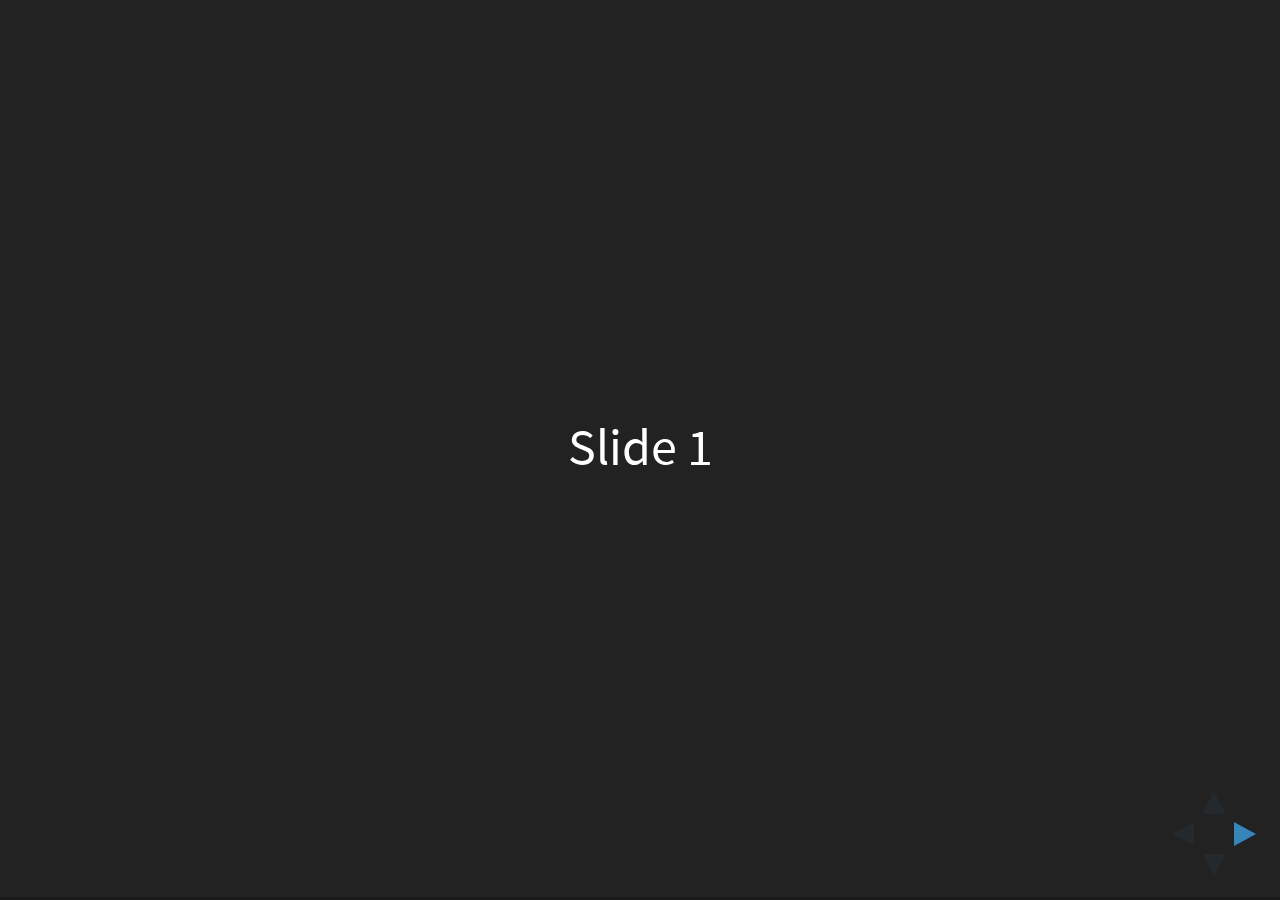
<file: reveal.js/index.html>
<!doctype html>
<html>
	<head>
		<meta charset="utf-8">
		<meta name="viewport" content="width=device-width, initial-scale=1.0, maximum-scale=1.0, user-scalable=no">

		<title>reveal.js</title>

		<link rel="stylesheet" href="css/reveal.css">
		<link rel="stylesheet" href="css/theme/black.css">

		<!-- Theme used for syntax highlighting of code -->
		<link rel="stylesheet" href="lib/css/zenburn.css">

		<!-- Printing and PDF exports -->
		<script>
			var link = document.createElement( 'link' );
			link.rel = 'stylesheet';
			link.type = 'text/css';
			link.href = window.location.search.match( /print-pdf/gi ) ? 'css/print/pdf.css' : 'css/print/paper.css';
			document.getElementsByTagName( 'head' )[0].appendChild( link );
		</script>
	</head>
	<body>
		<div class="reveal">
			<div class="slides">
				<section>Slide 1</section>
				<section>Slide 2</section>
			</div>
		</div>

		<script src="lib/js/head.min.js"></script>
		<script src="js/reveal.js"></script>

		<script>
			// More info about config & dependencies:
			// - https://github.com/hakimel/reveal.js#configuration
			// - https://github.com/hakimel/reveal.js#dependencies
			Reveal.initialize({
				dependencies: [
					{ src: 'plugin/markdown/marked.js' },
					{ src: 'plugin/markdown/markdown.js' },
					{ src: 'plugin/notes/notes.js', async: true },
					{ src: 'plugin/highlight/highlight.js', async: true, callback: function() { hljs.initHighlightingOnLoad(); } }
				]
			});
		</script>
	</body>
</html>
</file>
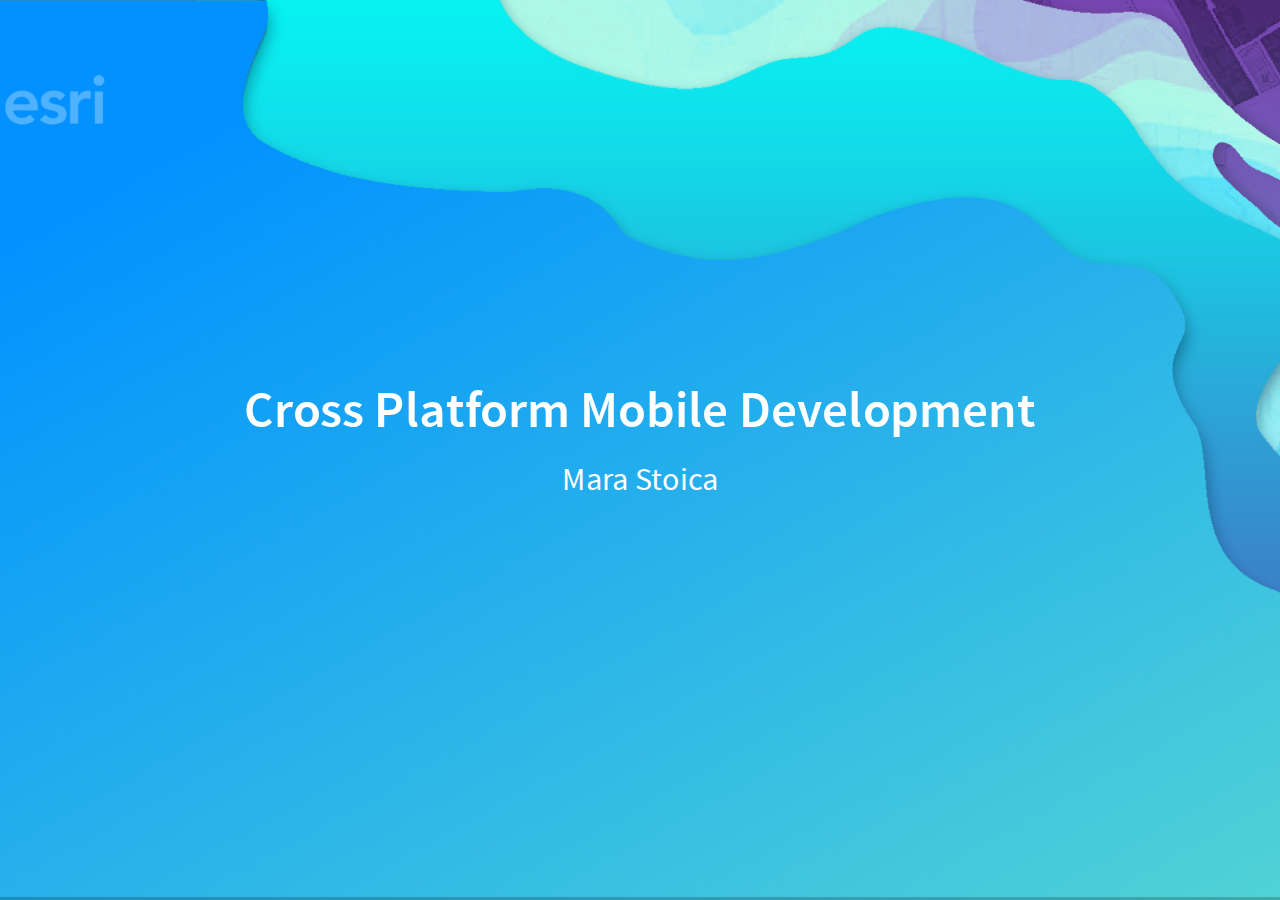
<file: 2018-GeoDev-Meetup-December/meetup/index.html>
<!doctype html>
<html lang="en">

	<head>
		<meta charset="utf-8">

		<title>Cross Platform Mobile Development</title>

		<meta name="description" content="Cross Platform Mobile Development">
		<meta name="author" content="Mara Stoica">

		<meta name="apple-mobile-web-app-capable" content="yes" />
		<meta name="apple-mobile-web-app-status-bar-style" content="black-translucent" />

		<meta name="viewport" content="width=device-width, initial-scale=1.0, maximum-scale=1.0, user-scalable=no, minimal-ui">

		<link rel="stylesheet" href="../reveal.js/css/reveal.css">
		<link rel="stylesheet" href="template/theme-uc-2016.css" id="theme">

		<!-- Code syntax highlighting -->
		<link rel="stylesheet" href="template/monokai_sublime.css">

		<!-- Printing and PDF exports -->
		<script>
		  var importCSS = function(url) {
			var link = document.createElement( 'link' );
			link.rel = 'stylesheet';
			link.type = 'text/css';
			link.href = url;
			document.getElementsByTagName( 'head' )[0].appendChild( link );
		  }

		  if (window.location.search.match( /print-pdf/gi )) {
		    importCSS('../reveal.js/css/print/pdf.css');
		    importCSS('./template/print/pdf.css');
		  }
		  else {
		    importCSS('../reveal.js/css/print/paper.css');
		  }
		</script>

		<!--[if lt IE 9]>
		<script src="lib/js/html5shiv.js"></script>
		<![endif]-->
	</head>

	<body>

		<div class="reveal">

			<!-- Any section element inside of this container is displayed as a slide -->
			<div class="slides">
				<section data-markdown="presentation.md"></section>
			</div>

		</div>

		<script src="../reveal.js/lib/js/head.min.js"></script>
		<script src="../reveal.js/js/reveal.js"></script>

		<script>

			// Full list of configuration options available at:
			// https://github.com/hakimel/reveal.js#configuration
			Reveal.initialize({
				controls: false,
				progress: true,
				history: true,
				center: true,

				// The "normal" size of the presentation, aspect ratio will be preserved
                // when the presentation is scaled to fit different resolutions. Can be
                // specified using percentage units.
                width: 1366,
                height: 768,

                // Factor of the display size that should remain empty around the content
                margin: 0.1,

                // Bounds for smallest/largest possible scale to apply to content
                minScale: 0.2,
                maxScale: 1.5,

				transition: 'fade', // none/fade/slide/convex/concave/zoom

				// Optional reveal.js plugins
				dependencies: [
					{ src: '../reveal.js/lib/js/classList.js', condition: function() { return !document.body.classList; } },
					{ src: '../reveal.js/plugin/markdown/marked.js', condition: function() { return !!document.querySelector( '[data-markdown]' ); } },
					{ src: '../reveal.js/plugin/markdown/markdown.js', condition: function() { return !!document.querySelector( '[data-markdown]' ); } },
					{ src: '../reveal.js/plugin/highlight/highlight.js', async: true, callback: function() { hljs.initHighlightingOnLoad(); } },
					{ src: '../reveal.js/plugin/zoom-js/zoom.js', async: true },
					{ src: '../reveal.js/plugin/notes/notes.js', async: true }
				]
			});

		</script>

	</body>
</html>
</file>
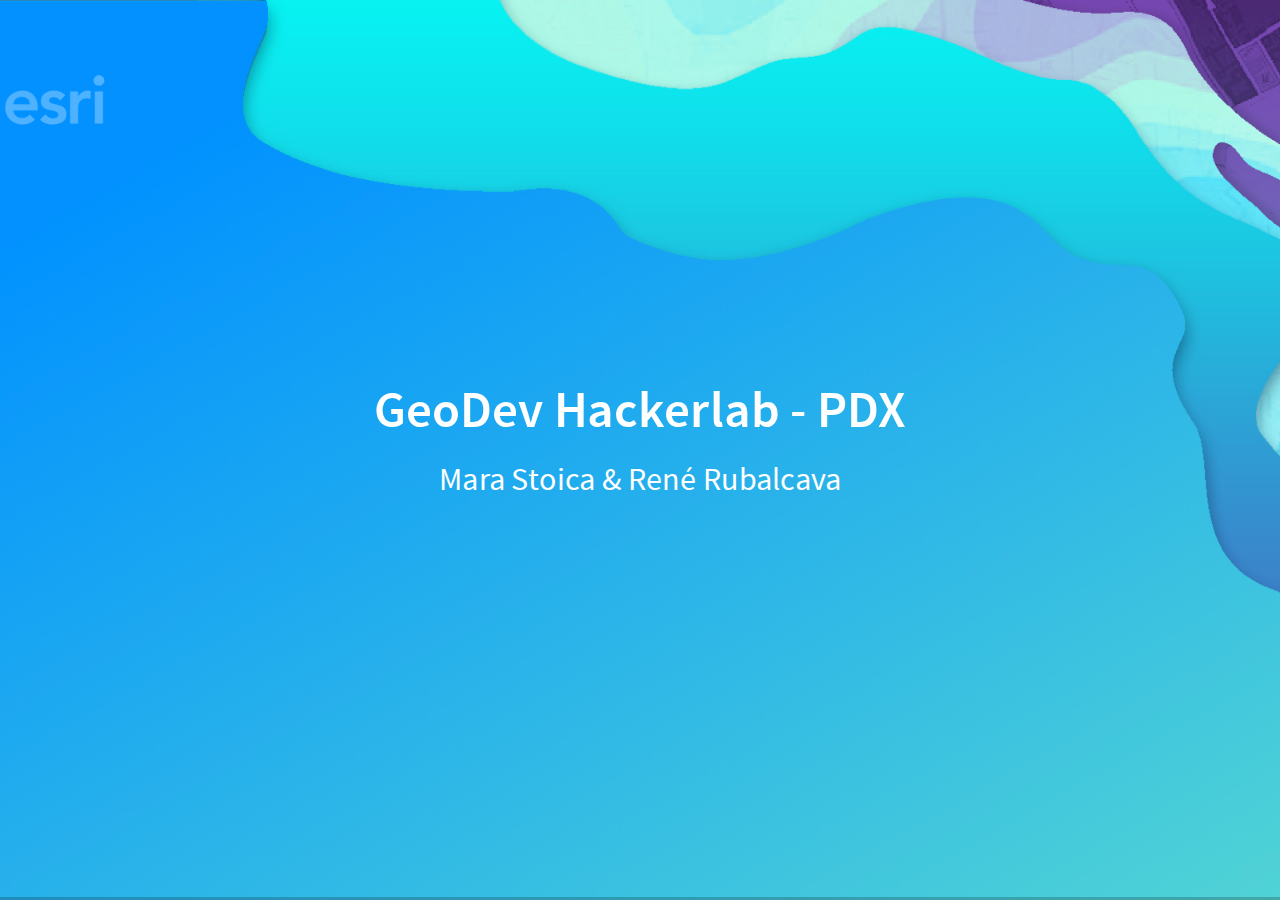
<file: 2018-GeoDev-Meetup-Portland/hackerlab/index.html>
<!doctype html>
<html lang="en">

	<head>
		<meta charset="utf-8">

		<title>GeoDev Hackerlab</title>

		<meta name="description" content="GeoDev Hackerlab">
		<meta name="author" content="Mara Stoica">
		<meta name="author" content="Rene Rubalcava">

		<meta name="apple-mobile-web-app-capable" content="yes" />
		<meta name="apple-mobile-web-app-status-bar-style" content="black-translucent" />

		<meta name="viewport" content="width=device-width, initial-scale=1.0, maximum-scale=1.0, user-scalable=no, minimal-ui">

		<link rel="stylesheet" href="../reveal.js/css/reveal.css">
		<link rel="stylesheet" href="template/theme-uc-2016.css" id="theme">

		<!-- Code syntax highlighting -->
		<link rel="stylesheet" href="template/monokai_sublime.css">

		<!-- Printing and PDF exports -->
		<script>
		  var importCSS = function(url) {
			var link = document.createElement( 'link' );
			link.rel = 'stylesheet';
			link.type = 'text/css';
			link.href = url;
			document.getElementsByTagName( 'head' )[0].appendChild( link );
		  }

		  if (window.location.search.match( /print-pdf/gi )) {
		    importCSS('../reveal.js/css/print/pdf.css');
		    importCSS('./template/print/pdf.css');
		  }
		  else {
		    importCSS('../reveal.js/css/print/paper.css');
		  }
		</script>

		<!--[if lt IE 9]>
		<script src="lib/js/html5shiv.js"></script>
		<![endif]-->
	</head>

	<body>

		<div class="reveal">

			<!-- Any section element inside of this container is displayed as a slide -->
			<div class="slides">
				<section data-markdown="presentation.md"></section>
			</div>

		</div>

		<script src="../reveal.js/lib/js/head.min.js"></script>
		<script src="../reveal.js/js/reveal.js"></script>

		<script>

			// Full list of configuration options available at:
			// https://github.com/hakimel/reveal.js#configuration
			Reveal.initialize({
				controls: false,
				progress: true,
				history: true,
				center: true,

				// The "normal" size of the presentation, aspect ratio will be preserved
                // when the presentation is scaled to fit different resolutions. Can be
                // specified using percentage units.
                width: 1366,
                height: 768,

                // Factor of the display size that should remain empty around the content
                margin: 0.1,

                // Bounds for smallest/largest possible scale to apply to content
                minScale: 0.2,
                maxScale: 1.5,

				transition: 'fade', // none/fade/slide/convex/concave/zoom

				// Optional reveal.js plugins
				dependencies: [
					{ src: '../reveal.js/lib/js/classList.js', condition: function() { return !document.body.classList; } },
					{ src: '../reveal.js/plugin/markdown/marked.js', condition: function() { return !!document.querySelector( '[data-markdown]' ); } },
					{ src: '../reveal.js/plugin/markdown/markdown.js', condition: function() { return !!document.querySelector( '[data-markdown]' ); } },
					{ src: '../reveal.js/plugin/highlight/highlight.js', async: true, callback: function() { hljs.initHighlightingOnLoad(); } },
					{ src: '../reveal.js/plugin/zoom-js/zoom.js', async: true },
					{ src: '../reveal.js/plugin/notes/notes.js', async: true }
				]
			});

		</script>

	</body>
</html>
</file>
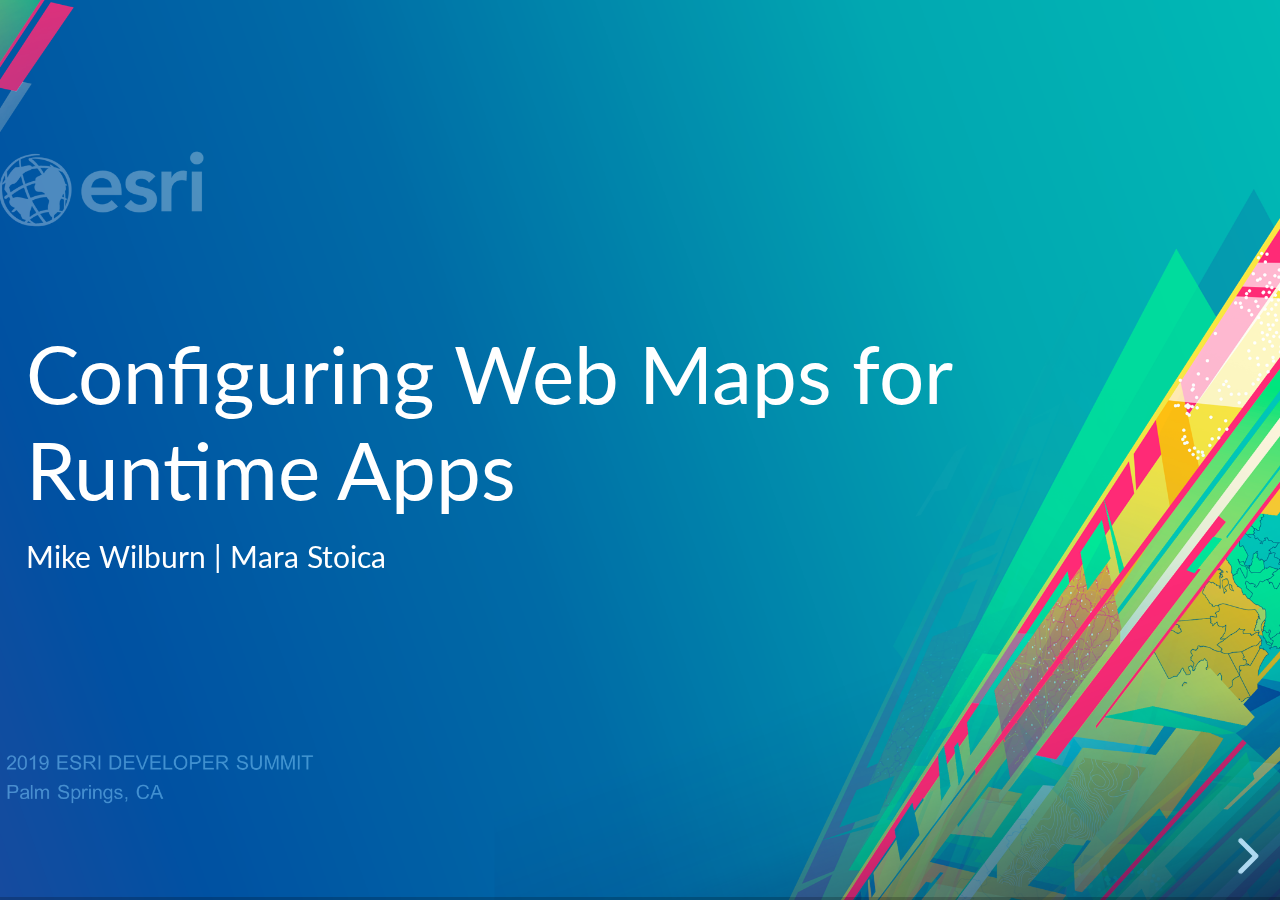
<file: 2019-PS-DevSummit/Configuring-WebMaps-for-Runtime-Apps/index.html>
<!doctype html>
<!-- Copyright (c) 2018 Environmental Systems Research Institute, Inc.
     Apache-2.0 -->
<html>
	<head>
		<meta charset="utf-8">
		<meta name="viewport" content="width=device-width, initial-scale=1.0, maximum-scale=1.0, user-scalable=no">

		<title>Configuring Web Maps for Runtime Apps</title>

		<link rel="stylesheet" href="../reveal.js/css/reveal.css">
		<link rel="stylesheet" href="../reveal.js/css/theme/dev-summit-2019.css">

		<!-- Theme used for syntax highlighting of code -->


		<!-- Printing and PDF exports -->
		<script>
			var link = document.createElement( 'link' );
			link.rel = 'stylesheet';
			link.type = 'text/css';
			link.href = window.location.search.match( /print-pdf/gi ) ? '../reveal.js/css/print/pdf.css' : '../reveal.js/css/print/paper.css';
			document.getElementsByTagName( 'head' )[0].appendChild( link );
		</script>
	</head>
	<body>
		<div class="reveal">
			<!-- Any section element inside of this container is displayed as a slide -->
			<div class="slides">
				<section data-markdown="presentation.md"></section>
			</div>
		</div>

		<script src="../reveal.js/lib/js/head.min.js"></script>
		<script src="../reveal.js/js/reveal.js"></script>



		<script>
			// More info about config & dependencies:
			// - https://github.com/hakimel/reveal.js#configuration
			// - https://github.com/hakimel/reveal.js#dependencies
			Reveal.initialize({
				// This height and width are here for the left-aligned title slide.
				// If you do not want that, you can remove these two settings and
				// the presentation will be closer to OOTB-Reveal.js:
				width: '100%',
				height: '100%',

				history: true,
				dependencies: [
					{ src: '../reveal.js/plugin/markdown/marked.js' },
					{ src: '../reveal.js/plugin/markdown/markdown.js' },
					{ src: '../reveal.js/plugin/notes/notes.js', async: true },
					{ src: '../prism/plugin.js', async: true }
					// { src: '../reveal.js/plugin/highlight/highlight.js', async: true, callback: function() { hljs.initHighlightingOnLoad(); } }
				]
			});
		</script>
	</body>
</html>
</file>
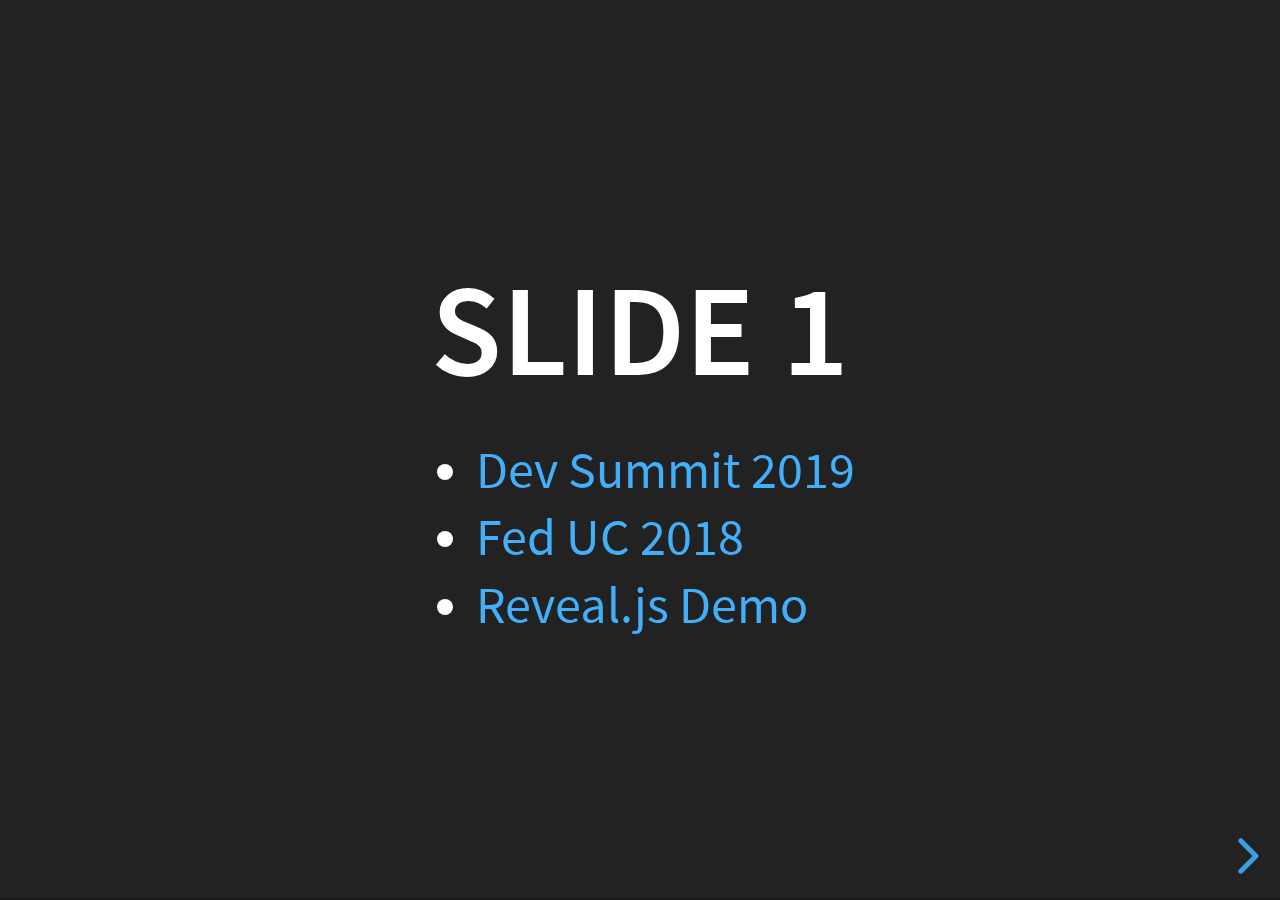
<file: 2019-PS-DevSummit/reveal.js/index.html>
<!doctype html>
<html>
	<head>
		<meta charset="utf-8">
		<meta name="viewport" content="width=device-width, initial-scale=1.0, maximum-scale=1.0, user-scalable=no">

		<title>reveal.js</title>

		<link rel="stylesheet" href="css/reveal.css">
		<link rel="stylesheet" href="css/theme/black.css">

		<!-- Theme used for syntax highlighting of code -->
		<link rel="stylesheet" href="lib/css/zenburn.css">

		<!-- Printing and PDF exports -->
		<script>
			var link = document.createElement( 'link' );
			link.rel = 'stylesheet';
			link.type = 'text/css';
			link.href = window.location.search.match( /print-pdf/gi ) ? 'css/print/pdf.css' : 'css/print/paper.css';
			document.getElementsByTagName( 'head' )[0].appendChild( link );
		</script>
	</head>
	<body>
		<div class="reveal">
			<div class="slides">
				<section>
					<h1>Slide 1</h1>
					<ul>
						<li><a href="devsummit-2019.html">Dev Summit 2019</a></li>
						<li><a href="feduc-2018.html">Fed UC 2018</a></li>
						<li><a href="demo.html">Reveal.js Demo</a></li>
					</ul>
				</section>
				<section>Slide 2</section>
			</div>
		</div>

		<script src="lib/js/head.min.js"></script>
		<script src="js/reveal.js"></script>

		<script>
			// More info about config & dependencies:
			// - https://github.com/hakimel/reveal.js#configuration
			// - https://github.com/hakimel/reveal.js#dependencies
			Reveal.initialize({
				dependencies: [
					{ src: 'plugin/markdown/marked.js' },
					{ src: 'plugin/markdown/markdown.js' },
					{ src: 'plugin/notes/notes.js', async: true },
					{ src: 'plugin/highlight/highlight.js', async: true, callback: function() { hljs.initHighlightingOnLoad(); } }
				]
			});
		</script>
	</body>
</html>
</file>
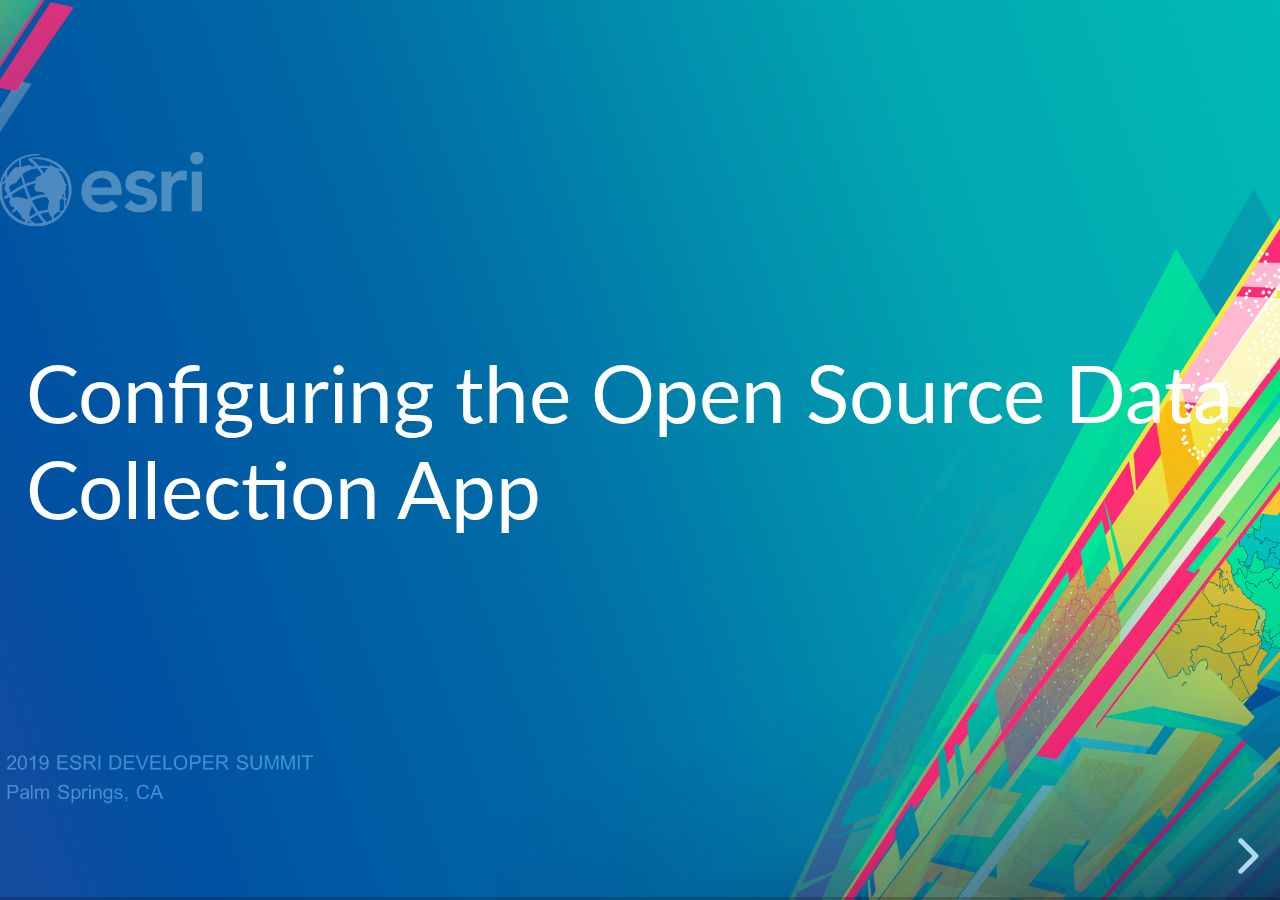
<file: 2019-PS-DevSummit/Speed-Geeking/index.html>
<!doctype html>
<!-- Copyright (c) 2018 Environmental Systems Research Institute, Inc.
     Apache-2.0 -->
<html>
	<head>
		<meta charset="utf-8">
		<meta name="viewport" content="width=device-width, initial-scale=1.0, maximum-scale=1.0, user-scalable=no">

		<title>Speed Geeking</title>

		<link rel="stylesheet" href="../reveal.js/css/reveal.css">
		<link rel="stylesheet" href="../reveal.js/css/theme/dev-summit-2019.css">

		<!-- Theme used for syntax highlighting of code -->


		<!-- Printing and PDF exports -->
		<script>
			var link = document.createElement( 'link' );
			link.rel = 'stylesheet';
			link.type = 'text/css';
			link.href = window.location.search.match( /print-pdf/gi ) ? '../reveal.js/css/print/pdf.css' : '../reveal.js/css/print/paper.css';
			document.getElementsByTagName( 'head' )[0].appendChild( link );
		</script>
	</head>
	<body>
		<div class="reveal">
			<!-- Any section element inside of this container is displayed as a slide -->
			<div class="slides">
				<section data-markdown="presentation.md"></section>
			</div>
		</div>

		<script src="../reveal.js/lib/js/head.min.js"></script>
		<script src="../reveal.js/js/reveal.js"></script>



		<script>
			// More info about config & dependencies:
			// - https://github.com/hakimel/reveal.js#configuration
			// - https://github.com/hakimel/reveal.js#dependencies
			Reveal.initialize({
				// This height and width are here for the left-aligned title slide.
				// If you do not want that, you can remove these two settings and
				// the presentation will be closer to OOTB-Reveal.js:
				width: '100%',
				height: '100%',

				history: true,
				dependencies: [
					{ src: '../reveal.js/plugin/markdown/marked.js' },
					{ src: '../reveal.js/plugin/markdown/markdown.js' },
					{ src: '../reveal.js/plugin/notes/notes.js', async: true },
					{ src: '../prism/plugin.js', async: true }
					// { src: '../reveal.js/plugin/highlight/highlight.js', async: true, callback: function() { hljs.initHighlightingOnLoad(); } }
				]
			});
		</script>
	</body>
</html>
</file>
<file: reveal.js/css/theme/black.css>
/**
 * Black theme for reveal.js. This is the opposite of the 'white' theme.
 *
 * By Hakim El Hattab, http://hakim.se
 */
@import url(../../lib/font/source-sans-pro/source-sans-pro.css);
section.has-light-background, section.has-light-background h1, section.has-light-background h2, section.has-light-background h3, section.has-light-background h4, section.has-light-background h5, section.has-light-background h6 {
  color: #222; }

/*********************************************
 * GLOBAL STYLES
 *********************************************/
body {
  background: #222;
  background-color: #222; }

.reveal {
  font-family: "Source Sans Pro", Helvetica, sans-serif;
  font-size: 42px;
  font-weight: normal;
  color: #fff; }

::selection {
  color: #fff;
  background: #bee4fd;
  text-shadow: none; }

::-moz-selection {
  color: #fff;
  background: #bee4fd;
  text-shadow: none; }

.reveal .slides > section,
.reveal .slides > section > section {
  line-height: 1.3;
  font-weight: inherit; }

/*********************************************
 * HEADERS
 *********************************************/
.reveal h1,
.reveal h2,
.reveal h3,
.reveal h4,
.reveal h5,
.reveal h6 {
  margin: 0 0 20px 0;
  color: #fff;
  font-family: "Source Sans Pro", Helvetica, sans-serif;
  font-weight: 600;
  line-height: 1.2;
  letter-spacing: normal;
  text-transform: uppercase;
  text-shadow: none;
  word-wrap: break-word; }

.reveal h1 {
  font-size: 2.5em; }

.reveal h2 {
  font-size: 1.6em; }

.reveal h3 {
  font-size: 1.3em; }

.reveal h4 {
  font-size: 1em; }

.reveal h1 {
  text-shadow: none; }

/*********************************************
 * OTHER
 *********************************************/
.reveal p {
  margin: 20px 0;
  line-height: 1.3; }

/* Ensure certain elements are never larger than the slide itself */
.reveal img,
.reveal video,
.reveal iframe {
  max-width: 95%;
  max-height: 95%; }

.reveal strong,
.reveal b {
  font-weight: bold; }

.reveal em {
  font-style: italic; }

.reveal ol,
.reveal dl,
.reveal ul {
  display: inline-block;
  text-align: left;
  margin: 0 0 0 1em; }

.reveal ol {
  list-style-type: decimal; }

.reveal ul {
  list-style-type: disc; }

.reveal ul ul {
  list-style-type: square; }

.reveal ul ul ul {
  list-style-type: circle; }

.reveal ul ul,
.reveal ul ol,
.reveal ol ol,
.reveal ol ul {
  display: block;
  margin-left: 40px; }

.reveal dt {
  font-weight: bold; }

.reveal dd {
  margin-left: 40px; }

.reveal q,
.reveal blockquote {
  quotes: none; }

.reveal blockquote {
  display: block;
  position: relative;
  width: 70%;
  margin: 20px auto;
  padding: 5px;
  font-style: italic;
  background: rgba(255, 255, 255, 0.05);
  box-shadow: 0px 0px 2px rgba(0, 0, 0, 0.2); }

.reveal blockquote p:first-child,
.reveal blockquote p:last-child {
  display: inline-block; }

.reveal q {
  font-style: italic; }

.reveal pre {
  display: block;
  position: relative;
  width: 90%;
  margin: 20px auto;
  text-align: left;
  font-size: 0.55em;
  font-family: monospace;
  line-height: 1.2em;
  word-wrap: break-word;
  box-shadow: 0px 0px 6px rgba(0, 0, 0, 0.3); }

.reveal code {
  font-family: monospace; }

.reveal pre code {
  display: block;
  padding: 5px;
  overflow: auto;
  max-height: 400px;
  word-wrap: normal; }

.reveal table {
  margin: auto;
  border-collapse: collapse;
  border-spacing: 0; }

.reveal table th {
  font-weight: bold; }

.reveal table th,
.reveal table td {
  text-align: left;
  padding: 0.2em 0.5em 0.2em 0.5em;
  border-bottom: 1px solid; }

.reveal table th[align="center"],
.reveal table td[align="center"] {
  text-align: center; }

.reveal table th[align="right"],
.reveal table td[align="right"] {
  text-align: right; }

.reveal table tbody tr:last-child th,
.reveal table tbody tr:last-child td {
  border-bottom: none; }

.reveal sup {
  vertical-align: super; }

.reveal sub {
  vertical-align: sub; }

.reveal small {
  display: inline-block;
  font-size: 0.6em;
  line-height: 1.2em;
  vertical-align: top; }

.reveal small * {
  vertical-align: top; }

/*********************************************
 * LINKS
 *********************************************/
.reveal a {
  color: #42affa;
  text-decoration: none;
  -webkit-transition: color .15s ease;
  -moz-transition: color .15s ease;
  transition: color .15s ease; }

.reveal a:hover {
  color: #8dcffc;
  text-shadow: none;
  border: none; }

.reveal .roll span:after {
  color: #fff;
  background: #068de9; }

/*********************************************
 * IMAGES
 *********************************************/
.reveal section img {
  margin: 15px 0px;
  background: rgba(255, 255, 255, 0.12);
  border: 4px solid #fff;
  box-shadow: 0 0 10px rgba(0, 0, 0, 0.15); }

.reveal section img.plain {
  border: 0;
  box-shadow: none; }

.reveal a img {
  -webkit-transition: all .15s linear;
  -moz-transition: all .15s linear;
  transition: all .15s linear; }

.reveal a:hover img {
  background: rgba(255, 255, 255, 0.2);
  border-color: #42affa;
  box-shadow: 0 0 20px rgba(0, 0, 0, 0.55); }

/*********************************************
 * NAVIGATION CONTROLS
 *********************************************/
.reveal .controls .navigate-left,
.reveal .controls .navigate-left.enabled {
  border-right-color: #42affa; }

.reveal .controls .navigate-right,
.reveal .controls .navigate-right.enabled {
  border-left-color: #42affa; }

.reveal .controls .navigate-up,
.reveal .controls .navigate-up.enabled {
  border-bottom-color: #42affa; }

.reveal .controls .navigate-down,
.reveal .controls .navigate-down.enabled {
  border-top-color: #42affa; }

.reveal .controls .navigate-left.enabled:hover {
  border-right-color: #8dcffc; }

.reveal .controls .navigate-right.enabled:hover {
  border-left-color: #8dcffc; }

.reveal .controls .navigate-up.enabled:hover {
  border-bottom-color: #8dcffc; }

.reveal .controls .navigate-down.enabled:hover {
  border-top-color: #8dcffc; }

/*********************************************
 * PROGRESS BAR
 *********************************************/
.reveal .progress {
  background: rgba(0, 0, 0, 0.2); }

.reveal .progress span {
  background: #42affa;
  -webkit-transition: width 800ms cubic-bezier(0.26, 0.86, 0.44, 0.985);
  -moz-transition: width 800ms cubic-bezier(0.26, 0.86, 0.44, 0.985);
  transition: width 800ms cubic-bezier(0.26, 0.86, 0.44, 0.985); }
</file>
<file: reveal.js/lib/css/zenburn.css>
/*

Zenburn style from voldmar.ru (c) Vladimir Epifanov <voldmar@voldmar.ru>
based on dark.css by Ivan Sagalaev

*/

.hljs {
  display: block;
  overflow-x: auto;
  padding: 0.5em;
  background: #3f3f3f;
  color: #dcdcdc;
}

.hljs-keyword,
.hljs-selector-tag,
.hljs-tag {
  color: #e3ceab;
}

.hljs-template-tag {
  color: #dcdcdc;
}

.hljs-number {
  color: #8cd0d3;
}

.hljs-variable,
.hljs-template-variable,
.hljs-attribute {
  color: #efdcbc;
}

.hljs-literal {
  color: #efefaf;
}

.hljs-subst {
  color: #8f8f8f;
}

.hljs-title,
.hljs-name,
.hljs-selector-id,
.hljs-selector-class,
.hljs-section,
.hljs-type {
  color: #efef8f;
}

.hljs-symbol,
.hljs-bullet,
.hljs-link {
  color: #dca3a3;
}

.hljs-deletion,
.hljs-string,
.hljs-built_in,
.hljs-builtin-name {
  color: #cc9393;
}

.hljs-addition,
.hljs-comment,
.hljs-quote,
.hljs-meta {
  color: #7f9f7f;
}


.hljs-emphasis {
  font-style: italic;
}

.hljs-strong {
  font-weight: bold;
}
</file>
<file: 2018-GeoDev-Meetup-December/meetup/template/theme-uc-2016.css>
@import url(../../reveal.js/lib/font/source-sans-pro/source-sans-pro.css);
/**
 * Black theme for reveal.js. This is the opposite of the 'white' theme.
 *
 * Copyright (C) 2015 Hakim El Hattab, http://hakim.se
 */
section.has-light-background, section.has-light-background h1, section.has-light-background h2, section.has-light-background h3, section.has-light-background h4, section.has-light-background h5, section.has-light-background h6 {
  color: #222; }

/*********************************************
 * GLOBAL STYLES
 *********************************************/


.reveal .slide-background {
  background-image: url(background.png);
}

.reveal .slide-background.title {
  background-image: url(title.png);
}

.reveal .slide-background.agenda {
  background-image: url(agenda.png);
}

.reveal .slide-background.section {
  background-image: url(section.png);
}

.reveal .slide-background.questions {
  background-image: url(questions.png);
}

.reveal .slide-background.end {
  background-image: url(end.png);
}



body {
  background: rgb(27, 27, 27);
}

.reveal {
  font-family: 'Source Sans Pro', Helvetica, sans-serif;
  font-size: 38px;
  font-weight: normal;
  color: #fff; }

::selection {
  color: #fff;
  background: #bee4fd;
  text-shadow: none; }

.reveal .slides > section, .reveal .slides > section > section {
  line-height: 1.3;
  font-weight: inherit; }

/*********************************************
 * HEADERS
 *********************************************/
.reveal h1, .reveal h2, .reveal h3, .reveal h4, .reveal h5, .reveal h6 {
  margin: 0 0 20px 0;
  color: #fff;
  font-family: 'Source Sans Pro', Helvetica, sans-serif;
  font-weight: 600;
  line-height: 1.2;
  letter-spacing: normal;
  text-shadow: none;
  word-wrap: break-word;
  }

.reveal h1 {
  font-size: 3.5em;
  }

.reveal h2 {
  font-size: 1.6em;
  }

.reveal h3 {
  font-size: 1.3em; }

.reveal h4 {
  font-size: 1em; }

.reveal h1 {
  text-shadow: none;
  text-align: left;
  margin-left: 10%;
  }

/*********************************************
 * OTHER
 *********************************************/
.reveal p {
  margin: 20px 0;
  line-height: 1.3; }

/* Ensure certain elements are never larger than the slide itself */
.reveal img, .reveal video, .reveal iframe {
  max-width: 95%;
  max-height: 95%; }

.reveal strong, .reveal b {
  font-weight: bold; }

.reveal em {
  font-style: italic; }

.reveal ol, .reveal dl, .reveal ul {
  display: inline-block;
  text-align: left;
  margin: 0 0 0 1em; }

.reveal ol {
  list-style-type: decimal; }

.reveal ul {
  list-style-type: disc; }

.reveal ul ul {
  list-style-type: square; }

.reveal ul ul ul {
  list-style-type: circle; }

.reveal ul ul, .reveal ul ol, .reveal ol ol, .reveal ol ul {
  display: block;
  margin-left: 40px; }

.reveal dt {
  font-weight: bold; }

.reveal dd {
  margin-left: 40px; }

.reveal q, .reveal blockquote {
  quotes: none; }

.reveal blockquote {
  display: block;
  position: relative;
  width: 70%;
  margin: 20px auto;
  padding: 5px;
  font-style: italic;
  background: rgba(255, 255, 255, 0.05);
  box-shadow: 0px 0px 2px rgba(0, 0, 0, 0.2); }

.reveal blockquote p:first-child, .reveal blockquote p:last-child {
  display: inline-block; }

.reveal q {
  font-style: italic; }

.reveal pre {
  display: block;
  position: relative;
  width: 90%;
  margin: 20px auto;
  text-align: left;
  font-size: 0.65em;
  font-family: monospace;
  line-height: 1.2em;
  word-wrap: break-word;
  box-shadow: 0px 0px 6px rgba(0, 0, 0, 0.3); }

.reveal code {
  font-family: monospace;
  color: rgb(149, 223, 247);
}

.reveal pre code {
  display: block;
  padding: 5px;
  overflow: auto;
  max-height: 660px;
  word-wrap: normal;
  background: #23241F;
  color: #f8f8f2;
  }

.reveal table {
  margin: auto;
  border-collapse: collapse;
  border-spacing: 0; }

.reveal table th {
  font-weight: bold; }

.reveal table th, .reveal table td {
  text-align: left;
  padding: 0.2em 0.5em 0.2em 0.5em;
  border-bottom: 1px solid; }

.reveal table th[align="center"], .reveal table td[align="center"] {
  text-align: center; }

.reveal table th[align="right"], .reveal table td[align="right"] {
  text-align: right; }

.reveal table tr:last-child td {
  border-bottom: none; }

.reveal sup {
  vertical-align: super; }

.reveal sub {
  vertical-align: sub; }

.reveal small {
  display: inline-block;
  font-size: 0.6em;
  line-height: 1.2em;
  vertical-align: top; }

.reveal small * {
  vertical-align: top; }

/*********************************************
 * LINKS
 *********************************************/
.reveal a {
  color: #fff;
  text-decoration: underline;
  -webkit-transition: color 0.15s ease;
  -moz-transition: color 0.15s ease;
  transition: color 0.15s ease;
  }

.reveal a:hover {
  color: #47FFF5;
  text-shadow: none;
  border: none;
  }

.reveal .roll span:after {
  color: #fff;
  background: #068ee9; }

/*********************************************
 * IMAGES
 *********************************************/
.reveal section img {
  margin: 15px 0px;
  /* background: rgba(255, 255, 255, 0.12); */
  /* border: 4px solid #fff; */
  /* box-shadow: 0 0 10px rgba(0, 0, 0, 0.15); */ }

.reveal a img {
  -webkit-transition: all 0.15s linear;
  -moz-transition: all 0.15s linear;
  transition: all 0.15s linear; }

.reveal a:hover img {
  background: rgba(255, 255, 255, 0.2);
  border-color: #42affa;
  box-shadow: 0 0 20px rgba(0, 0, 0, 0.55); }

/*********************************************
 * NAVIGATION CONTROLS
 *********************************************/
.reveal .controls div.navigate-left, .reveal .controls div.navigate-left.enabled {
  border-right-color: #1E1E1E;
  }

.reveal .controls div.navigate-right, .reveal .controls div.navigate-right.enabled {
  border-left-color: #1E1E1E;
  }

.reveal .controls div.navigate-up, .reveal .controls div.navigate-up.enabled {
  border-bottom-color: #42affa; }

.reveal .controls div.navigate-down, .reveal .controls div.navigate-down.enabled {
  border-top-color: #42affa; }

.reveal .controls div.navigate-left.enabled:hover {
  border-right-color: #8dcffc; }

.reveal .controls div.navigate-right.enabled:hover {
  border-left-color: #8dcffc; }

.reveal .controls div.navigate-up.enabled:hover {
  border-bottom-color: #8dcffc; }

.reveal .controls div.navigate-down.enabled:hover {
  border-top-color: #8dcffc; }

/*********************************************
 * PROGRESS BAR
 *********************************************/
.reveal .progress {
  background: rgba(0, 0, 0, 0.2); }

.reveal .progress span {
  background: #29B7B2;
  -webkit-transition: width 800ms cubic-bezier(0.26, 0.86, 0.44, 0.985);
  -moz-transition: width 800ms cubic-bezier(0.26, 0.86, 0.44, 0.985);
  transition: width 800ms cubic-bezier(0.26, 0.86, 0.44, 0.985);
  }

/*********************************************
 * SLIDE NUMBER
 *********************************************/
.reveal .slide-number {
  color: #42affa; }

img[alt=esri-logo]{ width: 30%; }


/*********************************************
 * code!
 *********************************************/

.reveal .twos {
  display: flex;
  margin: 20px auto;
  align-items: stretch;
}

.reveal .twos pre {
  margin: 0;
  width: auto;
  box-sizing: border-box;
}

.reveal code {
  margin: 0px 6px 0px 6px;
  padding: 0px 6px 0px 6px;
}

.reveal pre code {
  padding: 12px;
  margin: 0;
}

.reveal pre {
  box-shadow: none;
}

.reveal .twos > * {
  flex-grow: 1;
  margin: 12px;
}

.reveal .twos .snippet-preview {
  display: flex;
  align-items: stretch;
  align-content: stretch;
}

.reveal .snippet-preview iframe {
  border: 1px solid rgba(255, 255, 255, 0.1);
  padding: 12px;

  background-color: rgba(0, 0, 0, 0.3);

  background-size: 100px 100px, 100px 100px, 20px 20px, 20px 20px;
  background-position: -1px -1px, -1px -1px, -1px -1px, -1px -1px;

  background-image: -webkit-linear-gradient(rgba(255, 255, 255, 0.05) 1px, transparent 1px),
                    -webkit-linear-gradient(0, rgba(255, 255, 255, 0.05) 1px, transparent 1px),
                    -webkit-linear-gradient(rgba(255, 255, 255, 0.025) 1px, transparent 1px),
                    -webkit-linear-gradient(0, rgba(255, 255, 255, 0.025) 1px, transparent 1px);

  width: 100%;
  min-height: 450px;
}

.reveal .snippet {
  position: relative;
}

.reveal .twos .snippet {
  flex-grow: 0;
}

.reveal .snippet .play-code {
  position: absolute;
  right: 12px;
  top: 12px;
  width: 24px;
  height: 24px;
  cursor: pointer;
}

.reveal .snippet .play-code:hover path {
  fill: #fff;
}

.reveal pre {
  display: table;
  width: auto;
}

.reveal .twos .snippet {
  display: flex;
}

.reveal .twos .snippet pre {
  display: flex;
}
</file>
<file: 2018-GeoDev-Meetup-December/meetup/template/monokai_sublime.css>
/*
Monokai Sublime style. Derived from Monokai by noformnocontent http://nn.mit-license.org/
*/

.hljs {
  display: block;
  overflow-x: auto;
  padding: 0.5em;
  background: #23241f;
  -webkit-text-size-adjust: none;
}

.hljs,
.hljs-tag,
.css .hljs-rules,
.css .hljs-value,
.aspectj .hljs-function,
.css .hljs-function
.hljs-preprocessor,
.hljs-pragma {
  color: #f8f8f2;
}

.hljs-strongemphasis,
.hljs-strong,
.hljs-emphasis {
  color: #a8a8a2;
}

.hljs-bullet,
.hljs-blockquote,
.hljs-horizontal_rule,
.hljs-number,
.hljs-regexp,
.alias .hljs-keyword,
.hljs-literal,
.hljs-hexcolor {
  color: #ae81ff;
}

.hljs-tag .hljs-value,
.hljs-code,
.hljs-title,
.css .hljs-class,
.hljs-class .hljs-title:last-child {
  color: #a6e22e;
}

.hljs-link_url {
  font-size: 80%;
}

.hljs-strong,
.hljs-strongemphasis {
  font-weight: bold;
}

.hljs-emphasis,
.hljs-strongemphasis,
.hljs-class .hljs-title:last-child,
.hljs-typename {
  font-style: italic;
}

.hljs-keyword,
.ruby .hljs-class .hljs-keyword:first-child,
.ruby .hljs-function .hljs-keyword,
.hljs-function,
.hljs-change,
.hljs-winutils,
.hljs-flow,
.nginx .hljs-title,
.tex .hljs-special,
.hljs-header,
.hljs-attribute,
.hljs-symbol,
.hljs-symbol .hljs-string,
.hljs-tag .hljs-title,
.hljs-value,
.alias .hljs-keyword:first-child,
.css .hljs-tag,
.css .unit,
.css .hljs-important {
  color: #f92672;
}

.hljs-function .hljs-keyword,
.hljs-class .hljs-keyword:first-child,
.hljs-aspect .hljs-keyword:first-child,
.hljs-constant,
.hljs-typename,
.css .hljs-attribute {
  color: #66d9ef;
}

.hljs-variable,
.hljs-params,
.hljs-class .hljs-title,
.hljs-aspect .hljs-title {
  color: #f8f8f2;
}

.hljs-string,
.css .hljs-id,
.hljs-subst,
.hljs-type,
.ruby .hljs-class .hljs-parent,
.hljs-built_in,
.django .hljs-template_tag,
.django .hljs-variable,
.smalltalk .hljs-class,
.django .hljs-filter .hljs-argument,
.smalltalk .hljs-localvars,
.smalltalk .hljs-array,
.hljs-attr_selector,
.hljs-pseudo,
.hljs-addition,
.hljs-stream,
.hljs-envvar,
.apache .hljs-tag,
.apache .hljs-cbracket,
.tex .hljs-command,
.hljs-prompt,
.hljs-link_label,
.hljs-link_url {
  color: #e6db74;
}

.hljs-comment,
.hljs-javadoc,
.hljs-annotation,
.hljs-decorator,
.hljs-pi,
.hljs-doctype,
.hljs-deletion,
.hljs-shebang,
.apache .hljs-sqbracket,
.tex .hljs-formula {
  color: #75715e;
}

.coffeescript .javascript,
.javascript .xml,
.tex .hljs-formula,
.xml .javascript,
.xml .vbscript,
.xml .css,
.xml .hljs-cdata,
.xml .php,
.php .xml {
  opacity: 0.5;
}
</file>
<file: 2018-GeoDev-Meetup-Portland/hackerlab/template/theme-uc-2016.css>
@import url(../../reveal.js/lib/font/source-sans-pro/source-sans-pro.css);
/**
 * Black theme for reveal.js. This is the opposite of the 'white' theme.
 *
 * Copyright (C) 2015 Hakim El Hattab, http://hakim.se
 */
section.has-light-background, section.has-light-background h1, section.has-light-background h2, section.has-light-background h3, section.has-light-background h4, section.has-light-background h5, section.has-light-background h6 {
  color: #222; }

/*********************************************
 * GLOBAL STYLES
 *********************************************/


.reveal .slide-background {
  background-image: url(background.png);
}

.reveal .slide-background.title {
  background-image: url(title.png);
}

.reveal .slide-background.agenda {
  background-image: url(agenda.png);
}

.reveal .slide-background.section {
  background-image: url(section.png);
}

.reveal .slide-background.questions {
  background-image: url(questions.png);
}

.reveal .slide-background.end {
  background-image: url(end.png);
}



body {
  background: rgb(27, 27, 27);
}

.reveal {
  font-family: 'Source Sans Pro', Helvetica, sans-serif;
  font-size: 38px;
  font-weight: normal;
  color: #fff; }

::selection {
  color: #fff;
  background: #bee4fd;
  text-shadow: none; }

.reveal .slides > section, .reveal .slides > section > section {
  line-height: 1.3;
  font-weight: inherit; }

/*********************************************
 * HEADERS
 *********************************************/
.reveal h1, .reveal h2, .reveal h3, .reveal h4, .reveal h5, .reveal h6 {
  margin: 0 0 20px 0;
  color: #fff;
  font-family: 'Source Sans Pro', Helvetica, sans-serif;
  font-weight: 600;
  line-height: 1.2;
  letter-spacing: normal;
  text-shadow: none;
  word-wrap: break-word;
  }

.reveal h1 {
  font-size: 3.5em;
  }

.reveal h2 {
  font-size: 1.6em;
  }

.reveal h3 {
  font-size: 1.3em; }

.reveal h4 {
  font-size: 1em; }

.reveal h1 {
  text-shadow: none;
  text-align: left;
  margin-left: 10%;
  }

/*********************************************
 * OTHER
 *********************************************/
.reveal p {
  margin: 20px 0;
  line-height: 1.3; }

/* Ensure certain elements are never larger than the slide itself */
.reveal img, .reveal video, .reveal iframe {
  max-width: 95%;
  max-height: 95%; }

.reveal strong, .reveal b {
  font-weight: bold; }

.reveal em {
  font-style: italic; }

.reveal ol, .reveal dl, .reveal ul {
  display: inline-block;
  text-align: left;
  margin: 0 0 0 1em; }

.reveal ol {
  list-style-type: decimal; }

.reveal ul {
  list-style-type: disc; }

.reveal ul ul {
  list-style-type: square; }

.reveal ul ul ul {
  list-style-type: circle; }

.reveal ul ul, .reveal ul ol, .reveal ol ol, .reveal ol ul {
  display: block;
  margin-left: 40px; }

.reveal dt {
  font-weight: bold; }

.reveal dd {
  margin-left: 40px; }

.reveal q, .reveal blockquote {
  quotes: none; }

.reveal blockquote {
  display: block;
  position: relative;
  width: 70%;
  margin: 20px auto;
  padding: 5px;
  font-style: italic;
  background: rgba(255, 255, 255, 0.05);
  box-shadow: 0px 0px 2px rgba(0, 0, 0, 0.2); }

.reveal blockquote p:first-child, .reveal blockquote p:last-child {
  display: inline-block; }

.reveal q {
  font-style: italic; }

.reveal pre {
  display: block;
  position: relative;
  width: 90%;
  margin: 20px auto;
  text-align: left;
  font-size: 0.65em;
  font-family: monospace;
  line-height: 1.2em;
  word-wrap: break-word;
  box-shadow: 0px 0px 6px rgba(0, 0, 0, 0.3); }

.reveal code {
  font-family: monospace;
  color: rgb(149, 223, 247);
}

.reveal pre code {
  display: block;
  padding: 5px;
  overflow: auto;
  max-height: 660px;
  word-wrap: normal;
  background: #23241F;
  color: #f8f8f2;
  }

.reveal table {
  margin: auto;
  border-collapse: collapse;
  border-spacing: 0; }

.reveal table th {
  font-weight: bold; }

.reveal table th, .reveal table td {
  text-align: left;
  padding: 0.2em 0.5em 0.2em 0.5em;
  border-bottom: 1px solid; }

.reveal table th[align="center"], .reveal table td[align="center"] {
  text-align: center; }

.reveal table th[align="right"], .reveal table td[align="right"] {
  text-align: right; }

.reveal table tr:last-child td {
  border-bottom: none; }

.reveal sup {
  vertical-align: super; }

.reveal sub {
  vertical-align: sub; }

.reveal small {
  display: inline-block;
  font-size: 0.6em;
  line-height: 1.2em;
  vertical-align: top; }

.reveal small * {
  vertical-align: top; }

/*********************************************
 * LINKS
 *********************************************/
.reveal a {
  color: #fff;
  text-decoration: underline;
  -webkit-transition: color 0.15s ease;
  -moz-transition: color 0.15s ease;
  transition: color 0.15s ease;
  }

.reveal a:hover {
  color: #47FFF5;
  text-shadow: none;
  border: none;
  }

.reveal .roll span:after {
  color: #fff;
  background: #068ee9; }

/*********************************************
 * IMAGES
 *********************************************/
.reveal section img {
  margin: 15px 0px;
  /* background: rgba(255, 255, 255, 0.12); */
  /* border: 4px solid #fff; */
  /* box-shadow: 0 0 10px rgba(0, 0, 0, 0.15); */ }

.reveal a img {
  -webkit-transition: all 0.15s linear;
  -moz-transition: all 0.15s linear;
  transition: all 0.15s linear; }

.reveal a:hover img {
  background: rgba(255, 255, 255, 0.2);
  border-color: #42affa;
  box-shadow: 0 0 20px rgba(0, 0, 0, 0.55); }

/*********************************************
 * NAVIGATION CONTROLS
 *********************************************/
.reveal .controls div.navigate-left, .reveal .controls div.navigate-left.enabled {
  border-right-color: #1E1E1E;
  }

.reveal .controls div.navigate-right, .reveal .controls div.navigate-right.enabled {
  border-left-color: #1E1E1E;
  }

.reveal .controls div.navigate-up, .reveal .controls div.navigate-up.enabled {
  border-bottom-color: #42affa; }

.reveal .controls div.navigate-down, .reveal .controls div.navigate-down.enabled {
  border-top-color: #42affa; }

.reveal .controls div.navigate-left.enabled:hover {
  border-right-color: #8dcffc; }

.reveal .controls div.navigate-right.enabled:hover {
  border-left-color: #8dcffc; }

.reveal .controls div.navigate-up.enabled:hover {
  border-bottom-color: #8dcffc; }

.reveal .controls div.navigate-down.enabled:hover {
  border-top-color: #8dcffc; }

/*********************************************
 * PROGRESS BAR
 *********************************************/
.reveal .progress {
  background: rgba(0, 0, 0, 0.2); }

.reveal .progress span {
  background: #29B7B2;
  -webkit-transition: width 800ms cubic-bezier(0.26, 0.86, 0.44, 0.985);
  -moz-transition: width 800ms cubic-bezier(0.26, 0.86, 0.44, 0.985);
  transition: width 800ms cubic-bezier(0.26, 0.86, 0.44, 0.985);
  }

/*********************************************
 * SLIDE NUMBER
 *********************************************/
.reveal .slide-number {
  color: #42affa; }

img[alt=esri-logo]{ width: 30%; }


/*********************************************
 * code!
 *********************************************/

.reveal .twos {
  display: flex;
  margin: 20px auto;
  align-items: stretch;
}

.reveal .twos pre {
  margin: 0;
  width: auto;
  box-sizing: border-box;
}

.reveal code {
  margin: 0px 6px 0px 6px;
  padding: 0px 6px 0px 6px;
}

.reveal pre code {
  padding: 12px;
  margin: 0;
}

.reveal pre {
  box-shadow: none;
}

.reveal .twos > * {
  flex-grow: 1;
  margin: 12px;
}

.reveal .twos .snippet-preview {
  display: flex;
  align-items: stretch;
  align-content: stretch;
}

.reveal .snippet-preview iframe {
  border: 1px solid rgba(255, 255, 255, 0.1);
  padding: 12px;

  background-color: rgba(0, 0, 0, 0.3);

  background-size: 100px 100px, 100px 100px, 20px 20px, 20px 20px;
  background-position: -1px -1px, -1px -1px, -1px -1px, -1px -1px;

  background-image: -webkit-linear-gradient(rgba(255, 255, 255, 0.05) 1px, transparent 1px),
                    -webkit-linear-gradient(0, rgba(255, 255, 255, 0.05) 1px, transparent 1px),
                    -webkit-linear-gradient(rgba(255, 255, 255, 0.025) 1px, transparent 1px),
                    -webkit-linear-gradient(0, rgba(255, 255, 255, 0.025) 1px, transparent 1px);

  width: 100%;
  min-height: 450px;
}

.reveal .snippet {
  position: relative;
}

.reveal .twos .snippet {
  flex-grow: 0;
}

.reveal .snippet .play-code {
  position: absolute;
  right: 12px;
  top: 12px;
  width: 24px;
  height: 24px;
  cursor: pointer;
}

.reveal .snippet .play-code:hover path {
  fill: #fff;
}

.reveal pre {
  display: table;
  width: auto;
}

.reveal .twos .snippet {
  display: flex;
}

.reveal .twos .snippet pre {
  display: flex;
}
</file>
<file: 2018-GeoDev-Meetup-Portland/hackerlab/template/monokai_sublime.css>
/*
Monokai Sublime style. Derived from Monokai by noformnocontent http://nn.mit-license.org/
*/

.hljs {
  display: block;
  overflow-x: auto;
  padding: 0.5em;
  background: #23241f;
  -webkit-text-size-adjust: none;
}

.hljs,
.hljs-tag,
.css .hljs-rules,
.css .hljs-value,
.aspectj .hljs-function,
.css .hljs-function
.hljs-preprocessor,
.hljs-pragma {
  color: #f8f8f2;
}

.hljs-strongemphasis,
.hljs-strong,
.hljs-emphasis {
  color: #a8a8a2;
}

.hljs-bullet,
.hljs-blockquote,
.hljs-horizontal_rule,
.hljs-number,
.hljs-regexp,
.alias .hljs-keyword,
.hljs-literal,
.hljs-hexcolor {
  color: #ae81ff;
}

.hljs-tag .hljs-value,
.hljs-code,
.hljs-title,
.css .hljs-class,
.hljs-class .hljs-title:last-child {
  color: #a6e22e;
}

.hljs-link_url {
  font-size: 80%;
}

.hljs-strong,
.hljs-strongemphasis {
  font-weight: bold;
}

.hljs-emphasis,
.hljs-strongemphasis,
.hljs-class .hljs-title:last-child,
.hljs-typename {
  font-style: italic;
}

.hljs-keyword,
.ruby .hljs-class .hljs-keyword:first-child,
.ruby .hljs-function .hljs-keyword,
.hljs-function,
.hljs-change,
.hljs-winutils,
.hljs-flow,
.nginx .hljs-title,
.tex .hljs-special,
.hljs-header,
.hljs-attribute,
.hljs-symbol,
.hljs-symbol .hljs-string,
.hljs-tag .hljs-title,
.hljs-value,
.alias .hljs-keyword:first-child,
.css .hljs-tag,
.css .unit,
.css .hljs-important {
  color: #f92672;
}

.hljs-function .hljs-keyword,
.hljs-class .hljs-keyword:first-child,
.hljs-aspect .hljs-keyword:first-child,
.hljs-constant,
.hljs-typename,
.css .hljs-attribute {
  color: #66d9ef;
}

.hljs-variable,
.hljs-params,
.hljs-class .hljs-title,
.hljs-aspect .hljs-title {
  color: #f8f8f2;
}

.hljs-string,
.css .hljs-id,
.hljs-subst,
.hljs-type,
.ruby .hljs-class .hljs-parent,
.hljs-built_in,
.django .hljs-template_tag,
.django .hljs-variable,
.smalltalk .hljs-class,
.django .hljs-filter .hljs-argument,
.smalltalk .hljs-localvars,
.smalltalk .hljs-array,
.hljs-attr_selector,
.hljs-pseudo,
.hljs-addition,
.hljs-stream,
.hljs-envvar,
.apache .hljs-tag,
.apache .hljs-cbracket,
.tex .hljs-command,
.hljs-prompt,
.hljs-link_label,
.hljs-link_url {
  color: #e6db74;
}

.hljs-comment,
.hljs-javadoc,
.hljs-annotation,
.hljs-decorator,
.hljs-pi,
.hljs-doctype,
.hljs-deletion,
.hljs-shebang,
.apache .hljs-sqbracket,
.tex .hljs-formula {
  color: #75715e;
}

.coffeescript .javascript,
.javascript .xml,
.tex .hljs-formula,
.xml .javascript,
.xml .vbscript,
.xml .css,
.xml .hljs-cdata,
.xml .php,
.php .xml {
  opacity: 0.5;
}
</file>
<file: 2019-PS-DevSummit/reveal.js/css/theme/dev-summit-2019.css>
/**
 * A simple theme for reveal.js presentations, similar
 * to the default theme. The accent color is darkblue.
 *
 * This theme is Copyright (C) 2012 Owen Versteeg, https://github.com/StereotypicalApps. It is MIT licensed.
 * reveal.js is Copyright (C) 2011-2012 Hakim El Hattab, http://hakim.se
 */
@import url(https://fonts.googleapis.com/css?family=Lato:400,700,400italic,700italic);
/*********************************************
 * GLOBAL STYLES
 *********************************************/
body {
  /* http://colorzilla.com/gradient-editor/#28469c+0,28469c+20,0050a2+90,01509e+100 */
  background: #28469c;
  /* Old browsers */
  background: -moz-linear-gradient(top, #28469c 0%, #28469c 20%, #0050a2 90%, #01509e 100%);
  /* FF3.6-15 */
  background: -webkit-linear-gradient(top, #28469c 0%, #28469c 20%, #0050a2 90%, #01509e 100%);
  /* Chrome10-25,Safari5.1-6 */
  background: linear-gradient(to bottom, #28469c 0%, #28469c 20%, #0050a2 90%, #01509e 100%);
  /* W3C, IE10+, FF16+, Chrome26+, Opera12+, Safari7+ */
  filter: progid:DXImageTransform.Microsoft.gradient( startColorstr='#28469c', endColorstr='#01509e',GradientType=0 );
  /* IE6-9 */
  background-color: #fff; }

/*prism*/

.reveal {
  font-family: "Lato", sans-serif;
  font-size: 40px;
  font-weight: normal;
  color: #fff; }

::selection {
  color: #fff;
  background: rgba(0, 0, 0, 0.5);
  text-shadow: none; }

::-moz-selection {
  color: #fff;
  background: rgba(0, 0, 0, 0.5);
  text-shadow: none; }

.reveal .slides section,
.reveal .slides section > section {
  line-height: 1.3;
  font-weight: inherit; }

/*********************************************
 * HEADERS
 *********************************************/
.reveal h1,
.reveal h2,
.reveal h3,
.reveal h4,
.reveal h5,
.reveal h6 {
  margin: 0 0 20px 0;
  color: #fff;
  font-family: "Lato", sans-serif;
  font-weight: normal;
  line-height: 1.2;
  letter-spacing: normal;
  text-transform: none;
  text-shadow: none;
  word-wrap: break-word; }

.reveal h1 {
  font-size: 3.77em; }

.reveal h2 {
  font-size: 1.5em; }

.reveal h3 {
  font-size: 1.25em; }

.reveal h4 {
  font-size: 1em; }

.reveal h1 {
  text-shadow: none; }

/*********************************************
 * OTHER
 *********************************************/
.reveal p {
  margin: 20px 0;
  line-height: 1.3; }

/* Ensure certain elements are never larger than the slide itself */
.reveal img,
.reveal video,
.reveal iframe {
  max-width: 95%;
  max-height: 95%; }

.reveal strong,
.reveal b {
  font-weight: bold; }

.reveal em {
  font-style: italic; }

.reveal ol,
.reveal dl,
.reveal ul {
  display: inline-block;
  text-align: left;
  margin: 0 0 0 1em; }

.reveal ol {
  list-style-type: decimal; }

.reveal ul {
  list-style-type: disc; }

.reveal ul ul {
  list-style-type: square; }

.reveal ul ul ul {
  list-style-type: circle; }

.reveal ul ul,
.reveal ul ol,
.reveal ol ol,
.reveal ol ul {
  display: block;
  margin-left: 40px; }

.reveal dt {
  font-weight: bold; }

.reveal dd {
  margin-left: 40px; }

.reveal blockquote {
  display: block;
  position: relative;
  width: 70%;
  margin: 20px auto;
  padding: 5px;
  font-style: italic;
  background: rgba(255, 255, 255, 0.05);
  box-shadow: 0px 0px 2px rgba(0, 0, 0, 0.2); }

.reveal blockquote p:first-child,
.reveal blockquote p:last-child {
  display: inline-block; }

.reveal q {
  font-style: italic; }

.reveal pre {
  display: block;
  position: relative;
  width: 90%;
  margin: 20px auto;
  text-align: left;
  font-size: 0.45em;
  font-family: monospace;
  line-height: 1em;
  word-wrap: break-word;
  box-shadow: 0px 0px 6px rgba(0, 0, 0, 0.3); }

.reveal code {
  font-family: monospace;
  text-transform: none; }

.reveal pre code {
  display: block;
  padding: 5px;
  overflow: auto;
  max-height: 400px;
  word-wrap: normal; }

.reveal table {
  margin: auto;
  border-collapse: collapse;
  border-spacing: 0; }

.reveal table th {
  font-weight: bold; }

.reveal table th,
.reveal table td {
  text-align: left;
  padding: 0.2em 0.5em 0.2em 0.5em;
  border-bottom: 1px solid; }

.reveal table th[align="center"],
.reveal table td[align="center"] {
  text-align: center; }

.reveal table th[align="right"],
.reveal table td[align="right"] {
  text-align: right; }

.reveal table tbody tr:last-child th,
.reveal table tbody tr:last-child td {
  border-bottom: none; }

.reveal sup {
  vertical-align: super;
  font-size: smaller; }

.reveal sub {
  vertical-align: sub;
  font-size: smaller; }

.reveal small {
  display: inline-block;
  font-size: 0.6em;
  line-height: 1.2em;
  vertical-align: top; }

.reveal small * {
  vertical-align: top; }

/*********************************************
 * LINKS
 *********************************************/
.reveal a {
  color: #c0e8ff;
  text-decoration: none;
  -webkit-transition: color .15s ease;
  -moz-transition: color .15s ease;
  transition: color .15s ease; }

.reveal a:hover {
  color: white;
  text-shadow: none;
  border: none; }

.reveal .roll span:after {
  color: #fff;
  background: #74ccff; }

/*********************************************
 * IMAGES
 *********************************************/
.reveal section img {
  margin: 15px 0px;
  background: rgba(255, 255, 255, 0.12);
  border: 4px solid #fff;
  box-shadow: 0 0 10px rgba(0, 0, 0, 0.15); }

.reveal section img.plain {
  border: 0;
  box-shadow: none; }

.reveal a img {
  -webkit-transition: all .15s linear;
  -moz-transition: all .15s linear;
  transition: all .15s linear; }

.reveal a:hover img {
  background: rgba(255, 255, 255, 0.2);
  border-color: #c0e8ff;
  box-shadow: 0 0 20px rgba(0, 0, 0, 0.55); }

/*********************************************
 * NAVIGATION CONTROLS
 *********************************************/
.reveal .controls {
  color: #c0e8ff; }

/*********************************************
 * PROGRESS BAR
 *********************************************/
.reveal .progress {
  background: rgba(0, 0, 0, 0.2);
  color: #c0e8ff; }

.reveal .progress span {
  -webkit-transition: width 800ms cubic-bezier(0.26, 0.86, 0.44, 0.985);
  -moz-transition: width 800ms cubic-bezier(0.26, 0.86, 0.44, 0.985);
  transition: width 800ms cubic-bezier(0.26, 0.86, 0.44, 0.985); }

/*********************************************
 * PRINT BACKGROUND
 *********************************************/
@media print {
  .backgrounds {
    background-color: #fff; } }
</file>
<file: 2019-PS-DevSummit/reveal.js/css/theme/black.css>
/**
 * Black theme for reveal.js. This is the opposite of the 'white' theme.
 *
 * By Hakim El Hattab, http://hakim.se
 */
@import url(../../lib/font/source-sans-pro/source-sans-pro.css);
section.has-light-background, section.has-light-background h1, section.has-light-background h2, section.has-light-background h3, section.has-light-background h4, section.has-light-background h5, section.has-light-background h6 {
  color: #222; }

/*********************************************
 * GLOBAL STYLES
 *********************************************/
body {
  background: #222;
  background-color: #222; }

.reveal {
  font-family: "Source Sans Pro", Helvetica, sans-serif;
  font-size: 42px;
  font-weight: normal;
  color: #fff; }

::selection {
  color: #fff;
  background: #bee4fd;
  text-shadow: none; }

::-moz-selection {
  color: #fff;
  background: #bee4fd;
  text-shadow: none; }

.reveal .slides section,
.reveal .slides section > section {
  line-height: 1.3;
  font-weight: inherit; }

/*********************************************
 * HEADERS
 *********************************************/
.reveal h1,
.reveal h2,
.reveal h3,
.reveal h4,
.reveal h5,
.reveal h6 {
  margin: 0 0 20px 0;
  color: #fff;
  font-family: "Source Sans Pro", Helvetica, sans-serif;
  font-weight: 600;
  line-height: 1.2;
  letter-spacing: normal;
  text-transform: uppercase;
  text-shadow: none;
  word-wrap: break-word; }

.reveal h1 {
  font-size: 2.5em; }

.reveal h2 {
  font-size: 1.6em; }

.reveal h3 {
  font-size: 1.3em; }

.reveal h4 {
  font-size: 1em; }

.reveal h1 {
  text-shadow: none; }

/*********************************************
 * OTHER
 *********************************************/
.reveal p {
  margin: 20px 0;
  line-height: 1.3; }

/* Ensure certain elements are never larger than the slide itself */
.reveal img,
.reveal video,
.reveal iframe {
  max-width: 95%;
  max-height: 95%; }

.reveal strong,
.reveal b {
  font-weight: bold; }

.reveal em {
  font-style: italic; }

.reveal ol,
.reveal dl,
.reveal ul {
  display: inline-block;
  text-align: left;
  margin: 0 0 0 1em; }

.reveal ol {
  list-style-type: decimal; }

.reveal ul {
  list-style-type: disc; }

.reveal ul ul {
  list-style-type: square; }

.reveal ul ul ul {
  list-style-type: circle; }

.reveal ul ul,
.reveal ul ol,
.reveal ol ol,
.reveal ol ul {
  display: block;
  margin-left: 40px; }

.reveal dt {
  font-weight: bold; }

.reveal dd {
  margin-left: 40px; }

.reveal blockquote {
  display: block;
  position: relative;
  width: 70%;
  margin: 20px auto;
  padding: 5px;
  font-style: italic;
  background: rgba(255, 255, 255, 0.05);
  box-shadow: 0px 0px 2px rgba(0, 0, 0, 0.2); }

.reveal blockquote p:first-child,
.reveal blockquote p:last-child {
  display: inline-block; }

.reveal q {
  font-style: italic; }

.reveal pre {
  display: block;
  position: relative;
  width: 90%;
  margin: 20px auto;
  text-align: left;
  font-size: 0.55em;
  font-family: monospace;
  line-height: 1.2em;
  word-wrap: break-word;
  box-shadow: 0px 0px 6px rgba(0, 0, 0, 0.3); }

.reveal code {
  font-family: monospace;
  text-transform: none; }

.reveal pre code {
  display: block;
  padding: 5px;
  overflow: auto;
  max-height: 400px;
  word-wrap: normal; }

.reveal table {
  margin: auto;
  border-collapse: collapse;
  border-spacing: 0; }

.reveal table th {
  font-weight: bold; }

.reveal table th,
.reveal table td {
  text-align: left;
  padding: 0.2em 0.5em 0.2em 0.5em;
  border-bottom: 1px solid; }

.reveal table th[align="center"],
.reveal table td[align="center"] {
  text-align: center; }

.reveal table th[align="right"],
.reveal table td[align="right"] {
  text-align: right; }

.reveal table tbody tr:last-child th,
.reveal table tbody tr:last-child td {
  border-bottom: none; }

.reveal sup {
  vertical-align: super;
  font-size: smaller; }

.reveal sub {
  vertical-align: sub;
  font-size: smaller; }

.reveal small {
  display: inline-block;
  font-size: 0.6em;
  line-height: 1.2em;
  vertical-align: top; }

.reveal small * {
  vertical-align: top; }

/*********************************************
 * LINKS
 *********************************************/
.reveal a {
  color: #42affa;
  text-decoration: none;
  -webkit-transition: color .15s ease;
  -moz-transition: color .15s ease;
  transition: color .15s ease; }

.reveal a:hover {
  color: #8dcffc;
  text-shadow: none;
  border: none; }

.reveal .roll span:after {
  color: #fff;
  background: #068de9; }

/*********************************************
 * IMAGES
 *********************************************/
.reveal section img {
  margin: 15px 0px;
  background: rgba(255, 255, 255, 0.12);
  border: 4px solid #fff;
  box-shadow: 0 0 10px rgba(0, 0, 0, 0.15); }

.reveal section img.plain {
  border: 0;
  box-shadow: none; }

.reveal a img {
  -webkit-transition: all .15s linear;
  -moz-transition: all .15s linear;
  transition: all .15s linear; }

.reveal a:hover img {
  background: rgba(255, 255, 255, 0.2);
  border-color: #42affa;
  box-shadow: 0 0 20px rgba(0, 0, 0, 0.55); }

/*********************************************
 * NAVIGATION CONTROLS
 *********************************************/
.reveal .controls {
  color: #42affa; }

/*********************************************
 * PROGRESS BAR
 *********************************************/
.reveal .progress {
  background: rgba(0, 0, 0, 0.2);
  color: #42affa; }

.reveal .progress span {
  -webkit-transition: width 800ms cubic-bezier(0.26, 0.86, 0.44, 0.985);
  -moz-transition: width 800ms cubic-bezier(0.26, 0.86, 0.44, 0.985);
  transition: width 800ms cubic-bezier(0.26, 0.86, 0.44, 0.985); }

/*********************************************
 * PRINT BACKGROUND
 *********************************************/
@media print {
  .backgrounds {
    background-color: #222; } }
</file>
<file: 2019-PS-DevSummit/reveal.js/lib/css/zenburn.css>
/*

Zenburn style from voldmar.ru (c) Vladimir Epifanov <voldmar@voldmar.ru>
based on dark.css by Ivan Sagalaev

*/

.hljs {
  display: block;
  overflow-x: auto;
  padding: 0.5em;
  background: #3f3f3f;
  color: #dcdcdc;
}

.hljs-keyword,
.hljs-selector-tag,
.hljs-tag {
  color: #e3ceab;
}

.hljs-template-tag {
  color: #dcdcdc;
}

.hljs-number {
  color: #8cd0d3;
}

.hljs-variable,
.hljs-template-variable,
.hljs-attribute {
  color: #efdcbc;
}

.hljs-literal {
  color: #efefaf;
}

.hljs-subst {
  color: #8f8f8f;
}

.hljs-title,
.hljs-name,
.hljs-selector-id,
.hljs-selector-class,
.hljs-section,
.hljs-type {
  color: #efef8f;
}

.hljs-symbol,
.hljs-bullet,
.hljs-link {
  color: #dca3a3;
}

.hljs-deletion,
.hljs-string,
.hljs-built_in,
.hljs-builtin-name {
  color: #cc9393;
}

.hljs-addition,
.hljs-comment,
.hljs-quote,
.hljs-meta {
  color: #7f9f7f;
}


.hljs-emphasis {
  font-style: italic;
}

.hljs-strong {
  font-weight: bold;
}
</file>
